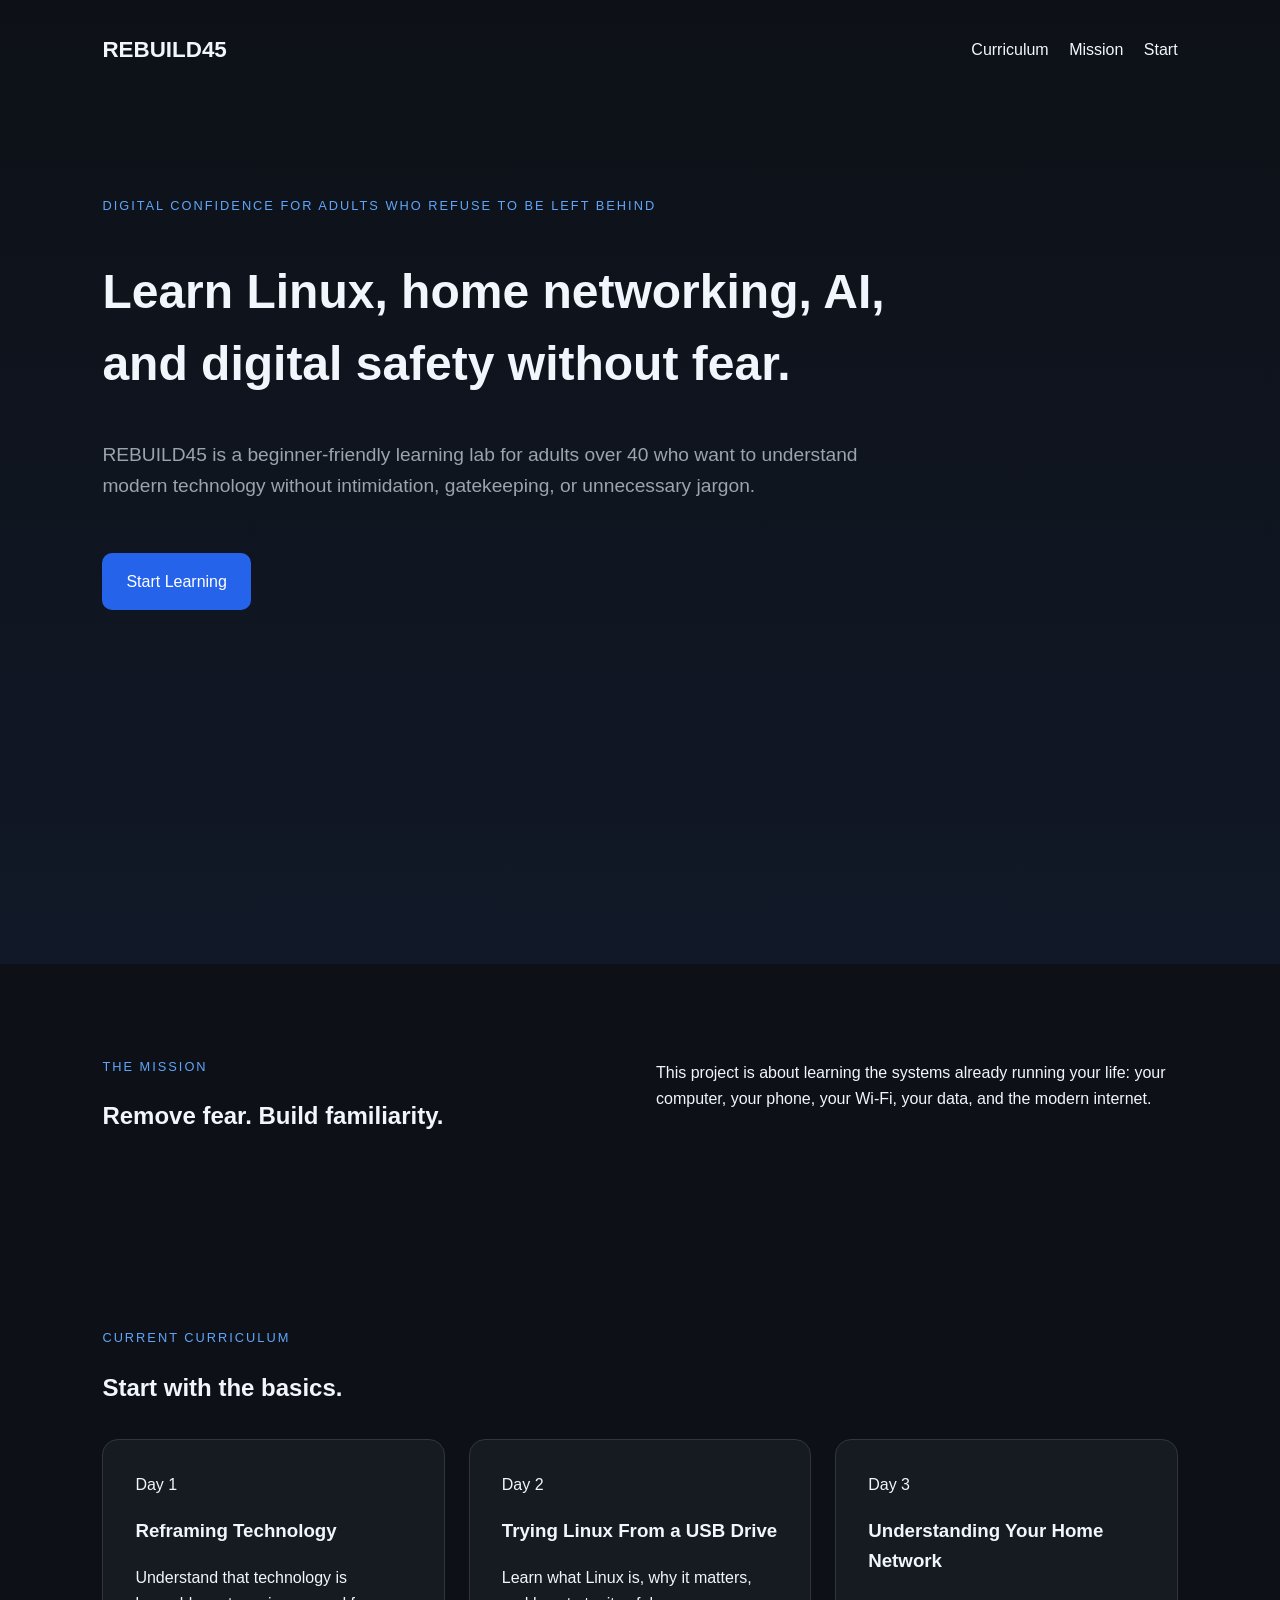
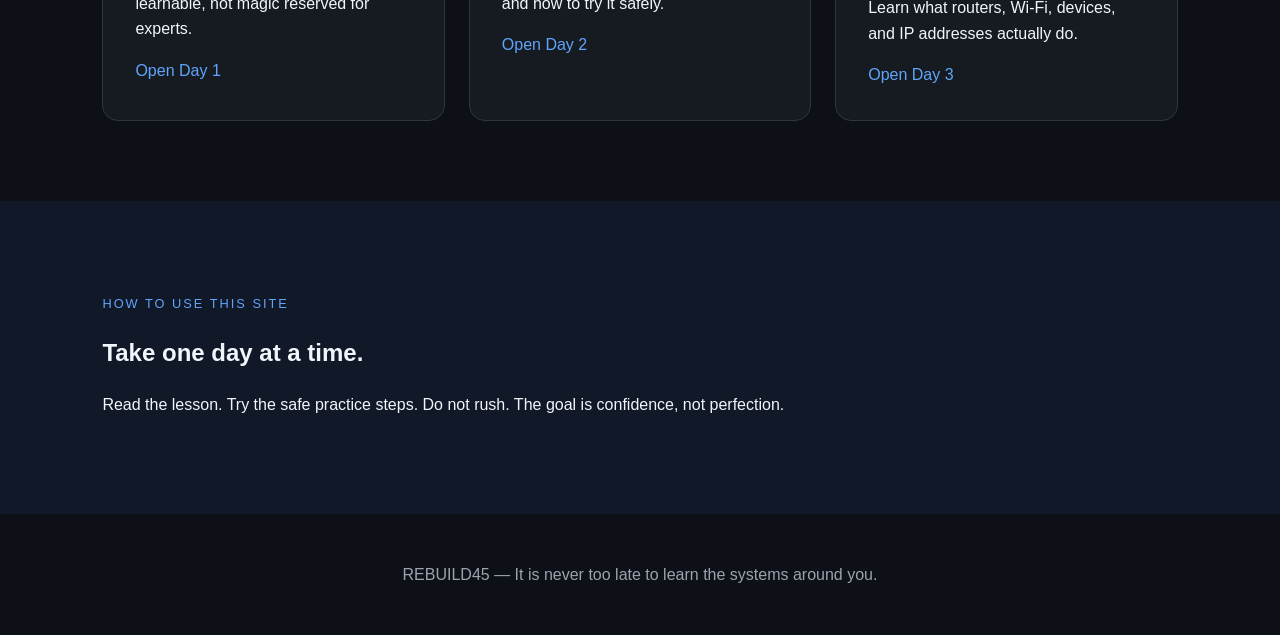
<file: docs/index.html>
<!DOCTYPE html>
<html lang="en">
<head>
  <meta charset="UTF-8">
  <meta name="viewport" content="width=device-width, initial-scale=1.0">
  <title>REBUILD45</title>
  <link rel="stylesheet" href="style.css">
</head>
<body>
  <header class="hero">
    <nav class="nav">
      <div class="logo">REBUILD45</div>
      <div class="nav-links">
        <a href="#curriculum">Curriculum</a>
        <a href="#mission">Mission</a>
        <a href="#start">Start</a>
      </div>
    </nav>

    <section class="hero-content">
      <p class="eyebrow">Digital confidence for adults who refuse to be left behind</p>
      <h1>Learn Linux, home networking, AI, and digital safety without fear.</h1>
      <p class="hero-text">
        REBUILD45 is a beginner-friendly learning lab for adults over 40 who want to understand modern technology without intimidation, gatekeeping, or unnecessary jargon.
      </p>
      <a class="button" href="#curriculum">Start Learning</a>
    </section>
  </header>

  <main>
    <section id="mission" class="section split">
      <div>
        <p class="eyebrow">The mission</p>
        <h2>Remove fear. Build familiarity.</h2>
      </div>
      <p>
        This project is about learning the systems already running your life: your computer, your phone, your Wi-Fi, your data, and the modern internet.
      </p>
    </section>

    <section id="curriculum" class="section">
      <p class="eyebrow">Current curriculum</p>
      <h2>Start with the basics.</h2>
      <div class="cards">
        <article class="card">
          <span>Day 1</span>
          <h3>Reframing Technology</h3>
          <p>Understand that technology is learnable, not magic reserved for experts.</p>
          <a href="day1.html">Open Day 1</a>
        </article>
        <article class="card featured">
          <span>Day 2</span>
          <h3>Trying Linux From a USB Drive</h3>
          <p>Learn what Linux is, why it matters, and how to try it safely.</p>
          <a href="day2.html">Open Day 2</a>
        </article>
        <article class="card featured">
          <span>Day 3</span>
          <h3>Understanding Your Home Network</h3>
          <p>Learn what routers, Wi-Fi, devices, and IP addresses actually do.</p>
          <a href="day3.html">Open Day 3</a>
        </article>
      </div>
    </section>

    <section id="start" class="section callout">
      <p class="eyebrow">How to use this site</p>
      <h2>Take one day at a time.</h2>
      <p>
        Read the lesson. Try the safe practice steps. Do not rush. The goal is confidence, not perfection.
      </p>
    </section>
  </main>

  <footer>
    <p>REBUILD45 — It is never too late to learn the systems around you.</p>
  </footer>
</body>
</html>
</file>
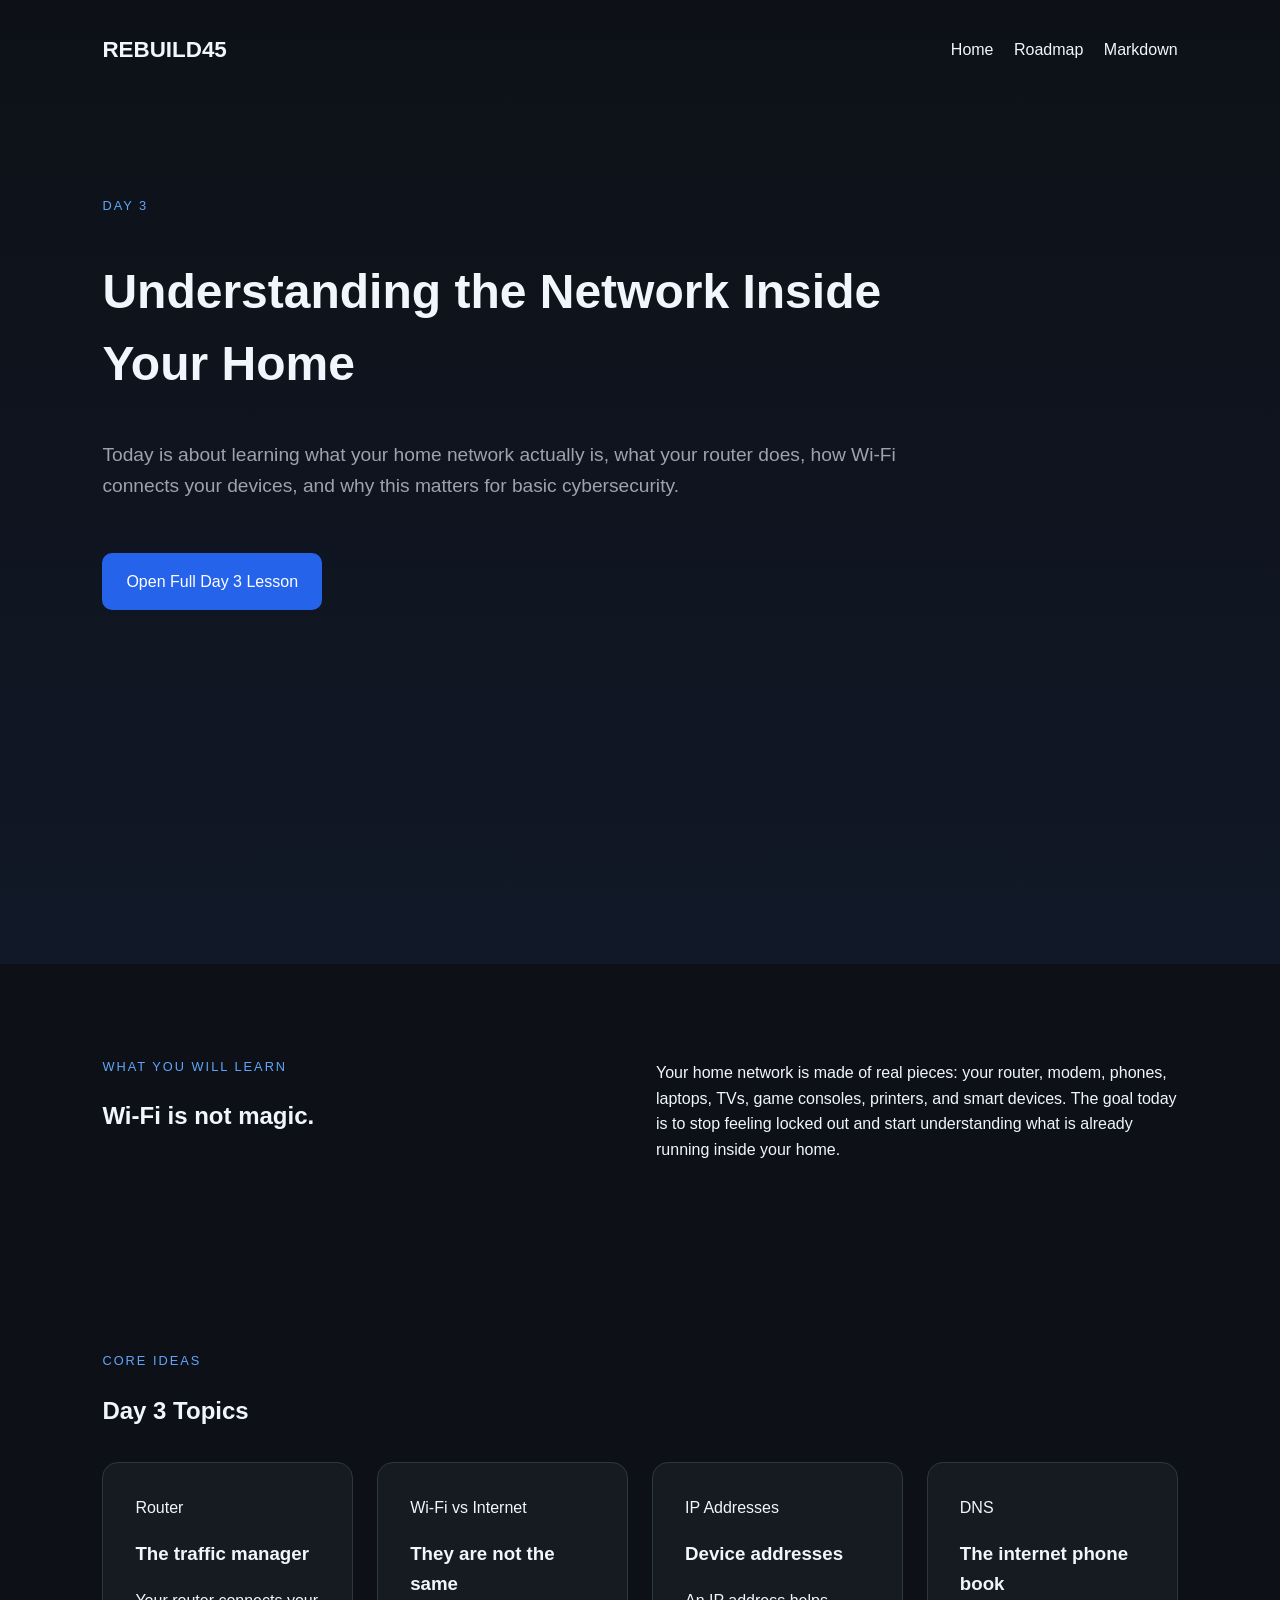
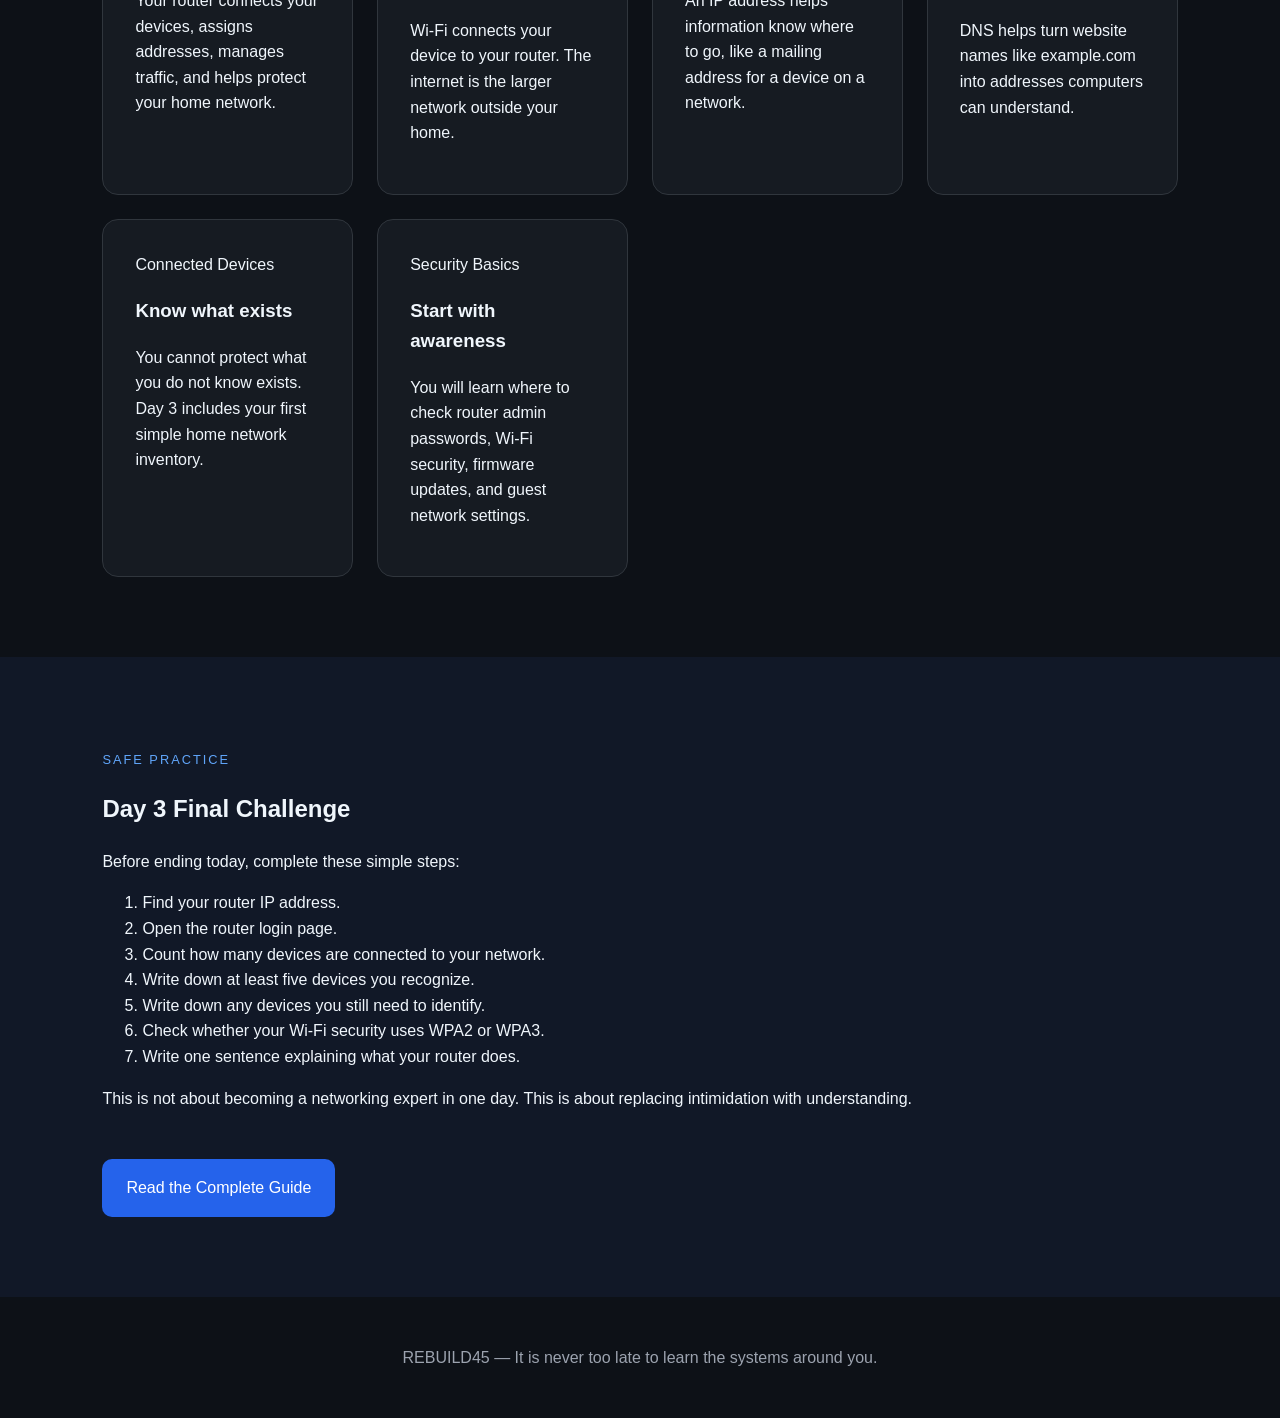
<file: docs/day3.html>
<!DOCTYPE html>
<html lang="en">
<head>
  <meta charset="UTF-8">
  <meta name="viewport" content="width=device-width, initial-scale=1.0">
  <title>Day 3 - Understanding Your Home Network | REBUILD45</title>
  <link rel="stylesheet" href="style.css">
</head>
<body>
  <header class="hero">
    <nav class="nav">
      <div class="logo">REBUILD45</div>
      <div class="nav-links">
        <a href="index.html">Home</a>
        <a href="roadmap.html">Roadmap</a>
        <a href="../linux-basics/day3-understanding-home-network.md">Markdown</a>
      </div>
    </nav>

    <section class="hero-content">
      <p class="eyebrow">Day 3</p>
      <h1>Understanding the Network Inside Your Home</h1>
      <p class="hero-text">
        Today is about learning what your home network actually is, what your router does, how Wi-Fi connects your devices, and why this matters for basic cybersecurity.
      </p>
      <a class="button" href="../linux-basics/day3-understanding-home-network.md">Open Full Day 3 Lesson</a>
    </section>
  </header>

  <main>
    <section class="section split">
      <div>
        <p class="eyebrow">What you will learn</p>
        <h2>Wi-Fi is not magic.</h2>
      </div>
      <p>
        Your home network is made of real pieces: your router, modem, phones, laptops, TVs, game consoles, printers, and smart devices. The goal today is to stop feeling locked out and start understanding what is already running inside your home.
      </p>
    </section>

    <section class="section">
      <p class="eyebrow">Core ideas</p>
      <h2>Day 3 Topics</h2>
      <div class="cards">
        <article class="card">
          <span>Router</span>
          <h3>The traffic manager</h3>
          <p>Your router connects your devices, assigns addresses, manages traffic, and helps protect your home network.</p>
        </article>

        <article class="card">
          <span>Wi-Fi vs Internet</span>
          <h3>They are not the same</h3>
          <p>Wi-Fi connects your device to your router. The internet is the larger network outside your home.</p>
        </article>

        <article class="card">
          <span>IP Addresses</span>
          <h3>Device addresses</h3>
          <p>An IP address helps information know where to go, like a mailing address for a device on a network.</p>
        </article>

        <article class="card">
          <span>DNS</span>
          <h3>The internet phone book</h3>
          <p>DNS helps turn website names like example.com into addresses computers can understand.</p>
        </article>

        <article class="card">
          <span>Connected Devices</span>
          <h3>Know what exists</h3>
          <p>You cannot protect what you do not know exists. Day 3 includes your first simple home network inventory.</p>
        </article>

        <article class="card">
          <span>Security Basics</span>
          <h3>Start with awareness</h3>
          <p>You will learn where to check router admin passwords, Wi-Fi security, firmware updates, and guest network settings.</p>
        </article>
      </div>
    </section>

    <section class="section callout">
      <p class="eyebrow">Safe practice</p>
      <h2>Day 3 Final Challenge</h2>
      <p>Before ending today, complete these simple steps:</p>
      <ol>
        <li>Find your router IP address.</li>
        <li>Open the router login page.</li>
        <li>Count how many devices are connected to your network.</li>
        <li>Write down at least five devices you recognize.</li>
        <li>Write down any devices you still need to identify.</li>
        <li>Check whether your Wi-Fi security uses WPA2 or WPA3.</li>
        <li>Write one sentence explaining what your router does.</li>
      </ol>
      <p>
        This is not about becoming a networking expert in one day. This is about replacing intimidation with understanding.
      </p>
      <a class="button" href="../linux-basics/day3-understanding-home-network.md">Read the Complete Guide</a>
    </section>
  </main>

  <footer>
    <p>REBUILD45 — It is never too late to learn the systems around you.</p>
  </footer>
</body>
</html>
</file>
<file: docs/style.css>
body {
  margin: 0;
  font-family: Arial, sans-serif;
  background: #0d1117;
  color: #f0f6fc;
  line-height: 1.6;
}

.hero {
  padding: 2rem 8%;
  min-height: 100vh;
  background: linear-gradient(180deg, #0d1117 0%, #111827 100%);
}

.nav {
  display: flex;
  justify-content: space-between;
  align-items: center;
}

.logo {
  font-size: 1.4rem;
  font-weight: bold;
}

.nav-links a {
  color: #f0f6fc;
  text-decoration: none;
  margin-left: 1rem;
}

.hero-content {
  max-width: 800px;
  margin-top: 8rem;
}

.hero-content h1 {
  font-size: 3rem;
  line-height: 1.5;
}

.hero-text {
  font-size: 1.2rem;
  color: #9ca3af;
}

.eyebrow {
  text-transform: uppercase;
  letter-spacing: 2px;
  color: #60a5fa;
  font-size: 0.8rem;
}

.button {
  display: inline-block;
  margin-top: 2rem;
  padding: 1rem 1.5rem;
  background: #2563eb;
  color: white;
  text-decoration: none;
  border-radius: 10px;
}

.section {
  padding: 5rem 8%;
}

.split {
  display: grid;
  grid-template-columns: 1fr 1fr;
  gap: 2rem;
}

.cards {
  display: grid;
  grid-template-columns: repeat(auto-fit, minmax(250px, 1fr));
  gap: 1.5rem;
  margin-top: 2rem;
}

.card {
  background: #161b22;
  padding: 2rem;
  border-radius: 16px;
  border: 1px solid #30363d;
}

.card a {
  color: #60a5fa;
  text-decoration: none;
}

.callout {
  background: #111827;
}

footer {
  padding: 2rem;
  text-align: center;
  color: #9ca3af;
}

@media (max-width: 768px) {
  .hero-content h1 {
    font-size: 2.5rem;
  }

  .split {
    grid-template-columns: 1fr;
  }
}
</file>
